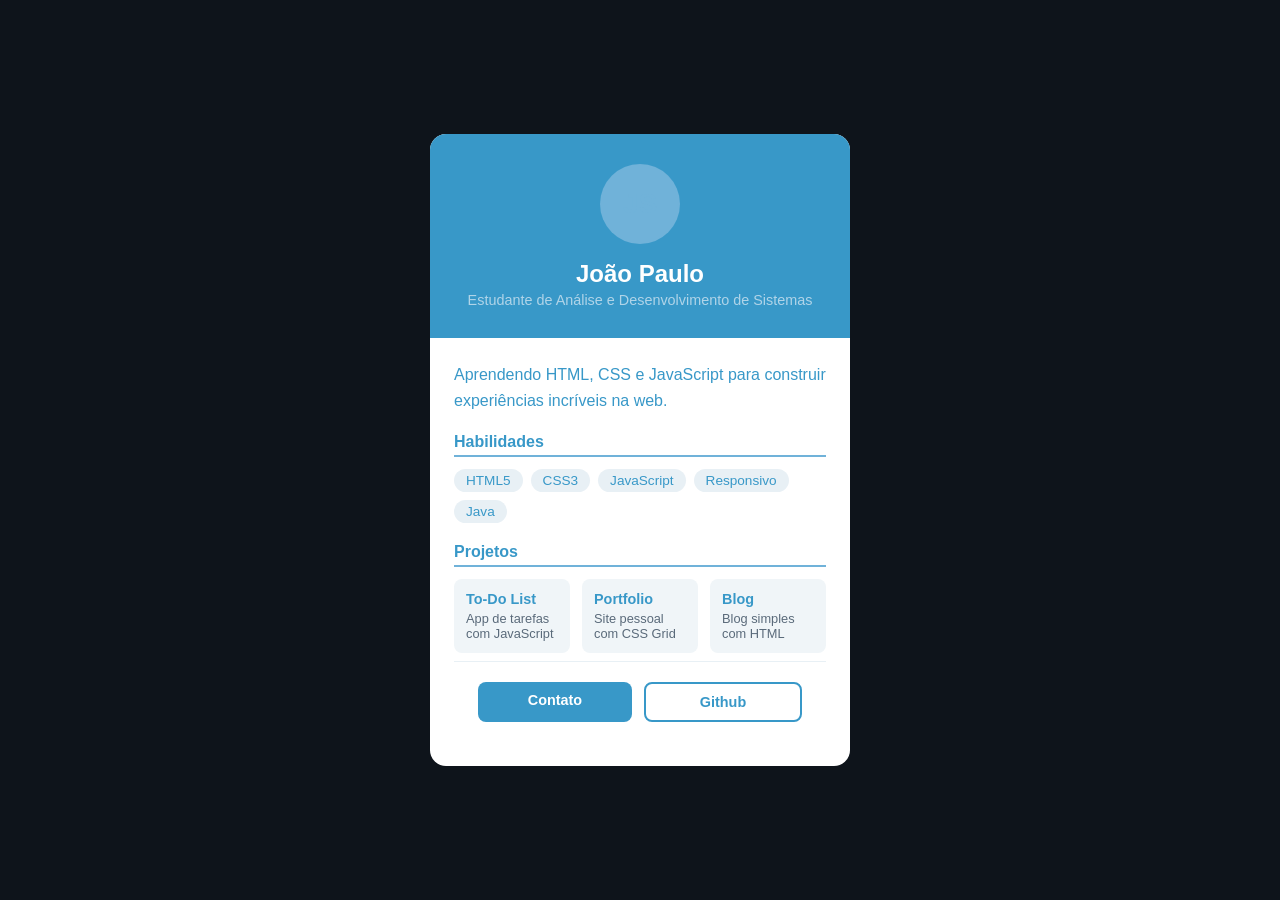
<file: CSS/index.html>
<!DOCTYPE html>
<html lang="pt-BR">
<head>
  <meta charset="UTF-8">
  <meta name="viewport" content="width=device-width, initial-scale=1.0">
  <title>Portfolio Card</title>
  <link rel="stylesheet" href="style.css">
</head>
<body>
   
  <div class="dark-theme">
    <div class="container">
      <div class="card">
        <div class="card-header">
          <div class="avatar">JS</div>
          <h1 class="nome">João Paulo</h1>
          <p class="titulo">Estudante de Análise e Desenvolvimento de Sistemas</p>
        </div>

        <div class="card-body">
          <p class="descricao">
            Aprendendo HTML, CSS e JavaScript para
            construir experiências incríveis na web.
          </p>

          <h2 class="secao-titulo">Habilidades</h2>
          <ul class="habilidades">
            <li class="tag">HTML5</li>
            <li class="tag">CSS3</li>
            <li class="tag">JavaScript</li>
            <li class="tag">Responsivo</li>
            <li class="tag">Java</li>
          </ul>

          <h2 class="secao-titulo">Projetos</h2>
          <div class="projetos">
            <div class="projeto">
              <h3>To-Do List</h3>
              <p>App de tarefas com JavaScript</p>
            </div>
            <div class="projeto">
              <h3>Portfolio</h3>
              <p>Site pessoal com CSS Grid</p>
            </div>
            <div class="projeto">
              <h3>Blog</h3>
              <p>Blog simples com HTML</p>
            </div>
          </div>
        

        <div class="card-footer">
          <a href="#" class="btn">Contato</a>
          <a href="#" class="btn-outline">Github</a>
          
          </div>
</file>
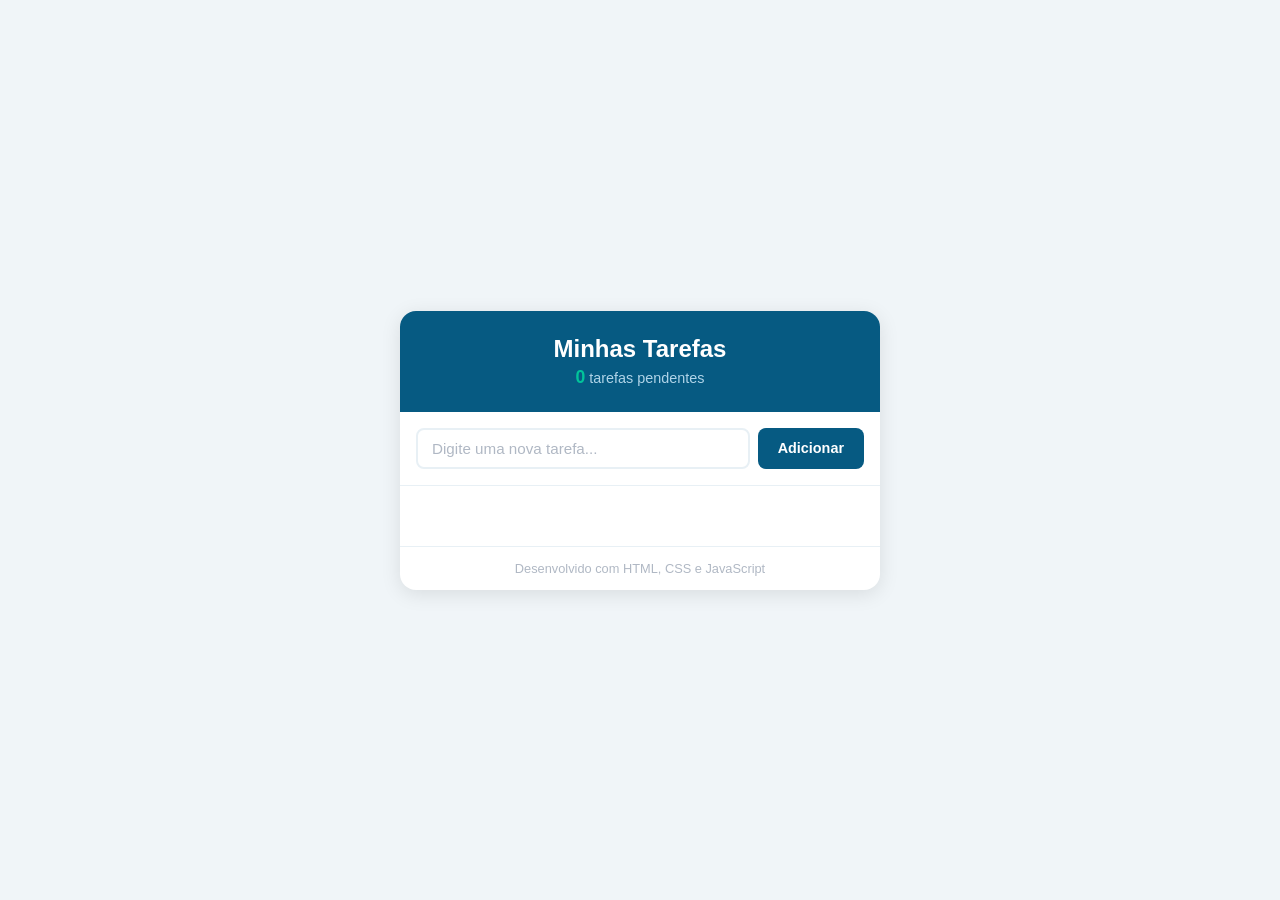
<file: JS/index.html>
<!DOCTYPE html>
<html lang="pt-BR">
<head>
  <meta charset="UTF-8">
  <meta name="viewport"
        content="width=device-width, initial-scale=1.0">
  <title>ToDo List</title>
  <link rel="stylesheet" href="style.css">
</head>
<body>

  <div class="container">
    <div class="app">

      <header class="app-header">
        <h1>Minhas Tarefas</h1>
        <p class="subtitulo">
          <span id="contador">0</span> tarefas pendentes
        </p>
      </header>

      <form id="todo-form" class="form-adicionar">
        <input
          type="text"
          id="todo-input"
          placeholder="Digite uma nova tarefa..."
          autocomplete="off"
        >
        <button type="submit" class="btn-adicionar">Adicionar</button>
      </form>

      <ul id="todo-list" class="todo-list">
        <!-- As tarefas serao adicionadas aqui pelo JavaScript -->
      </ul>

      <footer class="app-footer">
        <p>Desenvolvido com HTML, CSS e JavaScript</p>
      </footer>

    </div>
  </div>

  <script src="app.js"></script>
</body>
</html>
</file>
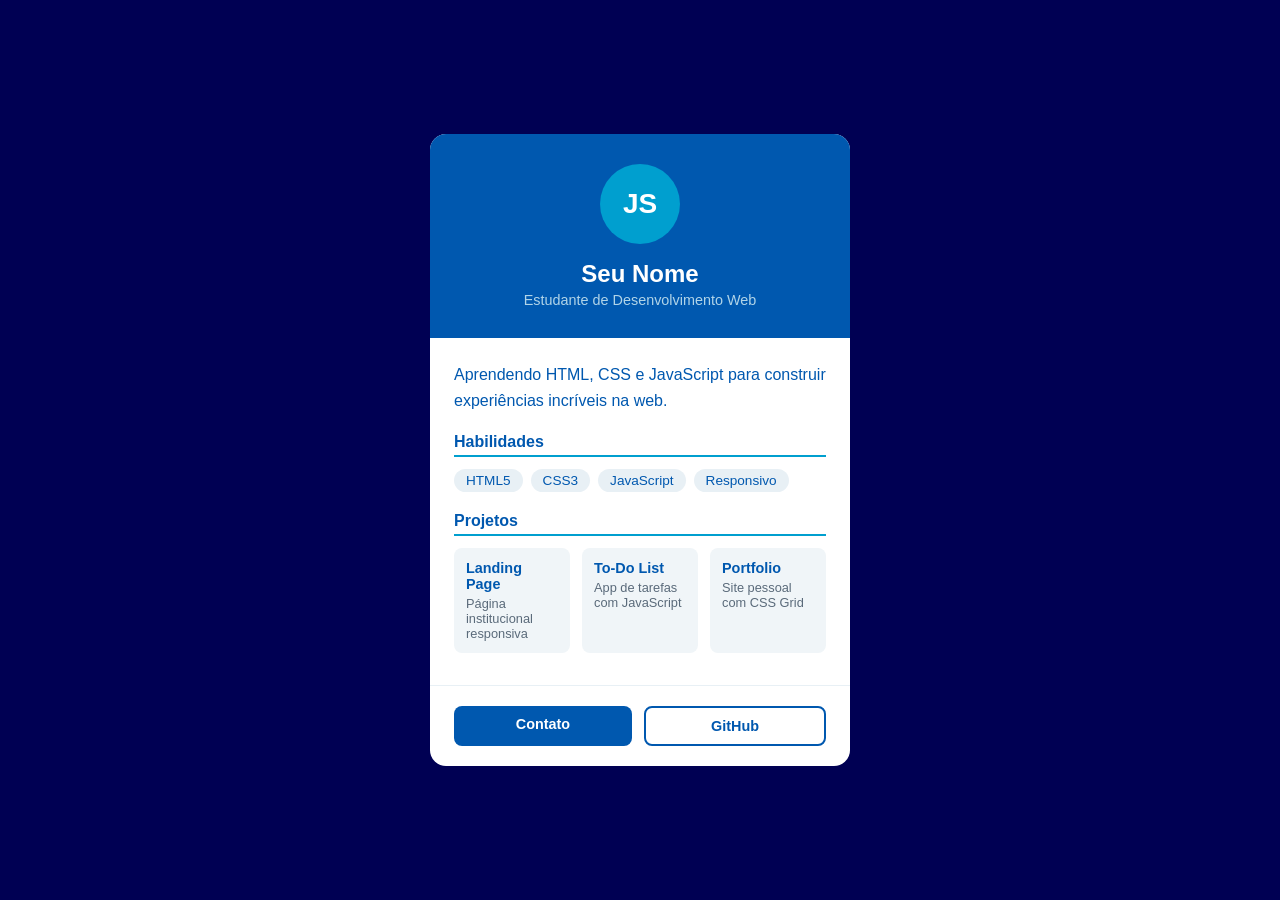
<file: Nova pasta/index.html>
<!DOCTYPE html>
<html lang="pt-BR">
<head>
  <meta charset="UTF-8">
  <meta name="viewport"
        content="width=device-width, initial-scale=1.0">
  <title>Portfolio Card</title>
  <link rel="stylesheet" href="style.css">
</head>
<body>
   
  <div class="dark-theme">
  <div class="container">
    <div class="card">

      <div class="card-header">
        <div class="avatar">JS</div>
        <h1 class="nome">Seu Nome</h1>
        <p class="titulo">Estudante de Desenvolvimento Web</p>
      </div>

      <div class="card-body">
        <p class="descricao">
          Aprendendo HTML, CSS e JavaScript para
          construir experiências incríveis na web.
        </p>

        <h2 class="secao-titulo">Habilidades</h2>
        <ul class="habilidades">
          <li class="tag">HTML5</li>
          <li class="tag">CSS3</li>
          <li class="tag">JavaScript</li>
          <li class="tag">Responsivo</li>
        </ul>

        <h2 class="secao-titulo">Projetos</h2>
        <div class="projetos">
          <div class="projeto">
            <h3>Landing Page</h3>
            <p>Página institucional responsiva</p>
          </div>
          <div class="projeto">
            <h3>To-Do List</h3>
            <p>App de tarefas com JavaScript</p>
          </div>
          <div class="projeto">
            <h3>Portfolio</h3>
            <p>Site pessoal com CSS Grid</p>
          </div>
        </div>
      </div>

      <div class="card-footer">
        <a href="#" class="btn">Contato</a>
        <a href="#" class="btn btn-outline">GitHub</a>
      </div>

    </div>
  </div>
  </div>
   

</body>
</html>
</file>
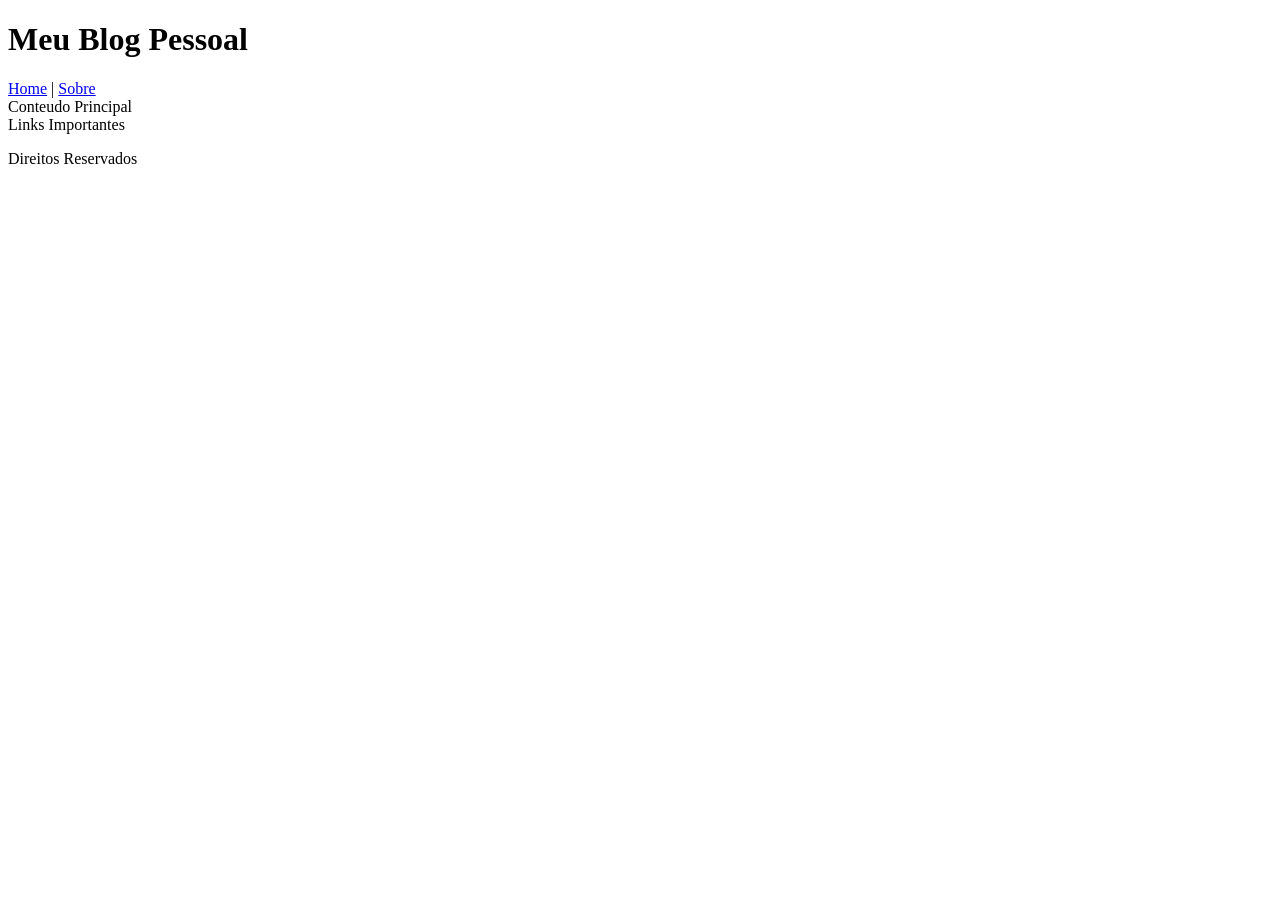
<file: AtividadePratica/Ex01.html>
<!DOCTYPE html>
<html lang="en">
<head>
    <meta charset="UTF-8">
    <meta name="viewport" content="width=device-width, initial-scale=1.0">
    <title>Meu blog pessoal</title>
</head>
<body>
    <header>
        <h1>Meu Blog Pessoal</h1>
    </header>
    <nav><a href="#">Home</a> | <a href="#">Sobre</a></nav>
    <main>
        <article>Conteudo Principal</article>
        <aside>Links Importantes</aside>
    
    </main>
    <footer>
        <p>Direitos Reservados</p>
    </footer>
    
</body>
</html>
</file>
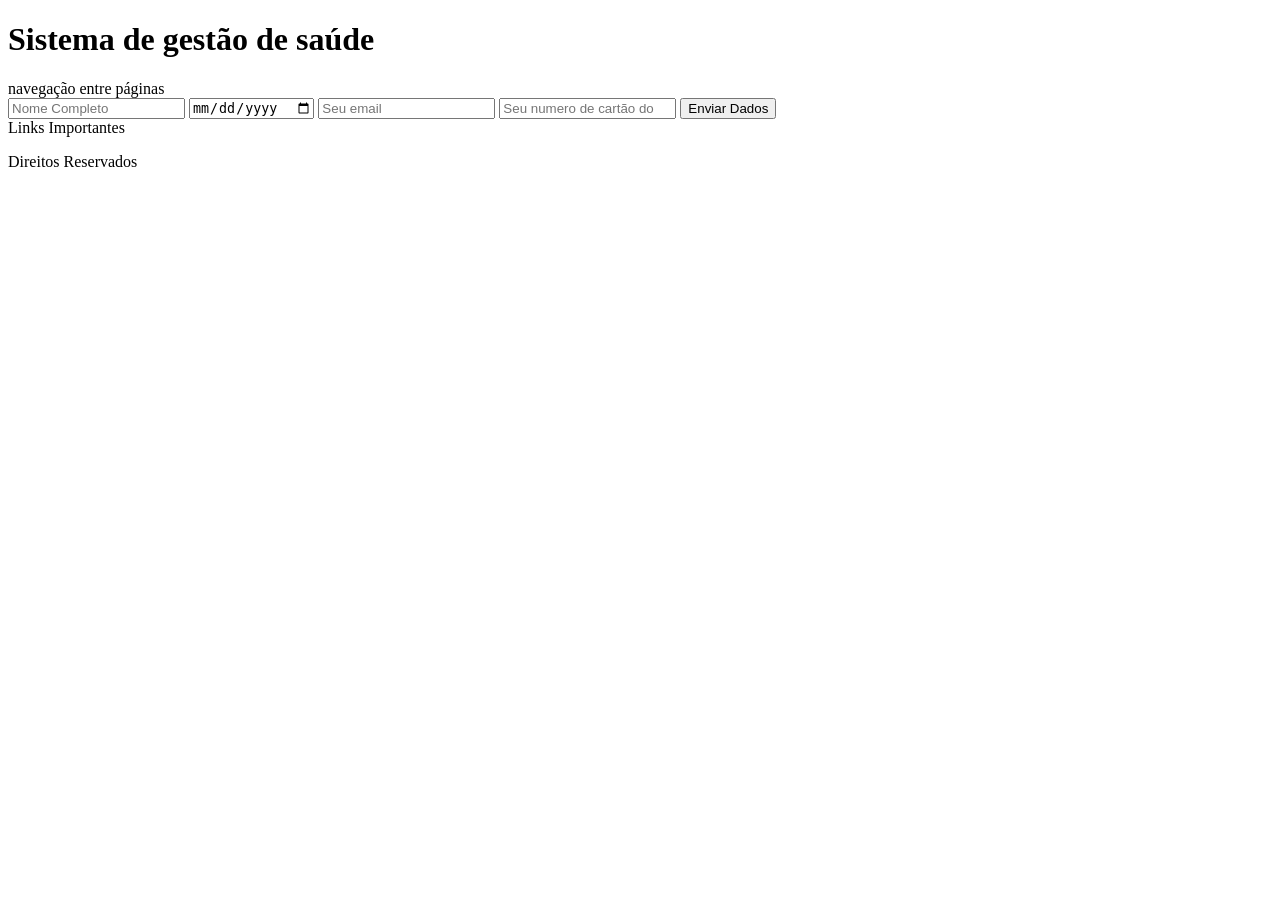
<file: AtividadePratica/Ex02.html>
<!DOCTYPE html>
<html lang="en">
<head>
    <meta charset="UTF-8">
    <meta name="viewport" content="width=device-width, initial-scale=1.0">
    <title>Sistema de gestão de saúde</title>
</head>
<body>
    <header>
        <h1>Sistema de gestão de saúde</h1>
    </header>
    <nav>navegação entre páginas</nav>
    <main>
        <article> <form action="/enviar" method="POST">
            <input type="text" name="nome" placeholder="Nome Completo" required>
            <input type="date" name="data de nascimento" placeholder="Sua data de nascimento" >
            <input type="email" name="email" placeholder="Seu email">
            <input type="number" name="numero do cartao SUS" placeholder="Seu numero de cartão do SUS"required>
            <button type="submit">Enviar Dados</button>

        </form></article>
        <aside>Links Importantes</aside>
    
    </main>
    <footer>
        <p>Direitos Reservados</p>
    </footer>
    
</body>
</html>
</file>
<file: CSS/style.css>
* {
    margin: 0px;
    padding: 0px;
    box-sizing: border-box;
}
:root {
    --primary-color: #065A82;
    --accent-color: #B0D4E8;
    --background-color: #F0F5F8;
    --text-color: #1A1A2E
    
}
.dark-theme {
  --primary-color: #3898C8;
  --accent-color: #70B2D9;
  --background-color: #0E141B;
  --text-color: #E3EDF5;

  background-color: var(--background-color);
  color: var(--text-color);
  min-height: 100vh;
}
body {
    font-family: 'Segoe UI', Tahoma, sans-serif;
    background-color: var(--background-color);
    color: var(--text-color);
}
html {
    font-size: 16px;

}
.container {
    display: flex;
    justify-content: center;
    align-items: center;
    min-height: 100vh;
    padding: 20px;
}
.card {
    background-color: white;
    border-radius: 16px;
    max-width: 420px;
    width: 100%;
    box-shadow: 0 4px 20px rgba(0,0,0,0,1);
    overflow: hidden;

}
.card-header{
    background-color: var(--primary-color);
    padding: 30px;
    text-align: center;
}
@keyframes pulse {
        0% {
            transform: scale(1);
        }
        50% {
            transform: scale(1.1);
        }
        100% {
            transform: scale(1);
        }
    }
.avatar {
    width: 80px;
    height: 80px;
    border-radius: 50%;
    background-color: var(--accent-color);
    color: var(--accent-color);  
    font-size: 28px;
    font-weight: bold;
    justify-content: center;
    align-items: center;
    display: flex;
    margin: 0 auto 16px;
    animation: pulse 2s infinite;
}
.nome{
    color: white;
    font-size: 24px;
    margin-bottom: 4px;
}
.titulo {
    color: #B0D4E8;
    font-size: 14.4px;
}
.card-body {
    padding: 24px;
}
.descricao {
    color: var(--primary-color);
    line-height: 1.6;
    margin-bottom: 20px;
}
.secao-titulo{
    font-size: 16px;
    color: var(--primary-color);
    margin-bottom: 12px;
    border-bottom: 2px solid var(--accent-color);
    padding-bottom: 4px;
}
.habilidades {
    list-style: none;
    display: flex;
    flex-wrap: wrap;
    gap: 8px;
    margin-bottom: 20px;
}
.tag {
    background-color: #E8F0F5;
    color: var(--primary-color);
    padding: 4px 12px;
    border-radius: 20px;
    font-size: 13.6px;
    transition: all 0.2s;
}
.card-footer {
    padding: 20px 24px;
    border-top: 1px solid #E8F0F5;
    display: flex;
    gap: 12px;

}
.btn {
    flex: 1;
    padding: 10px;
    text-align: center;
    text-decoration: none;
    border-radius: 8px;
    font-weight: bold;
    font-size: 14.4px;
    background-color: var(--primary-color);
    color: white;
    transition: all 0.2s;
}
.btn-outline {
    flex: 1;
    padding: 10px;
    text-align: center;
    text-decoration: none;
    border-radius: 8px;
    font-weight: bold;
    font-size: 14.4px;
    transition: all 0.2s;
    background-color: transparent;
    border: 2px solid var(--primary-color);
    color: var(--primary-color);
}
.projetos{
    display: grid;
    grid-template-columns: 1fr 1fr 1fr;
    gap: 12px;
    margin-bottom: 8px;

}
.projeto{
    background-color: #F0F5F8;
    padding: 12px;
    border-radius: 8px;
    transition: transform 0.2s, box-shadow 0.2s;
}
.projeto h3{
    font-size: 14.4px;
    color: var(--primary-color);
    margin-bottom: 4px;
}
.projeto p {
    font-size: 12.8px;
    color: #5A6A7A
}
.projeto:hover {
    transform: translateY(-2px);
    box-shadow: 0 4px 12px rgba(0,0,0,0.1);
}
.btn:hover {
    opacity: 0.9;
    transform: translateY(-1px);
   
}
.btn-outline:hover {
    opacity: 0.9;
    transform: translateY(-1px);
     
}
.tag:hover {
    background-color: var(--primary-color);
    color: var(--text-color);
    cursor: pointer;
}
@media (max-width: 480px) {
    .projeto {
        grid-template-columns: 1fr;
    }
    .card-footer {
        flex-direction: column;
    }
    .avatar {
        width: 60px;
        height: 60px;
        font-size: 22px;
    }
    .nome {
        font-size: 19.2px;
    }
}
teste {
    color: red;
}
</file>
<file: JS/style.css>
/* === RESET === */
* {
  margin: 0;
  padding: 0;
  box-sizing: border-box;
}
html {
  font-size: 16px;
}
body {
  font-family: 'Segoe UI', Tahoma, sans-serif;
  background-color: #F0F5F8;
  color: #1A1A2E;
}
/* === CONTAINER === */
.container {
  display: flex;
  justify-content: center;
  align-items: center;
  min-height: 100vh;
  padding: 20px;
}
.app {
  background-color: #FFFFFF;
  border-radius: 16px;
  max-width: 480px;
  width: 100%;
  box-shadow: 0 4px 20px rgba(0, 0, 0, 0.1);
  overflow: hidden;
}
/* === HEADER === */
.app-header {
  background-color: #065A82;
  padding: 24px;
  text-align: center;
}
.app-header h1 {
  color: #FFFFFF;
  font-size: 1.5rem;
  margin-bottom: 4px;
}
.subtitulo {
  color: #B0D4E8;
  font-size: 0.9rem;
}
#contador {
  color: #02C39A;
  font-weight: bold;
  font-size: 1.1rem;
}
/* === FORMULARIO === */
.form-adicionar {
  display: flex;
  padding: 16px;
  gap: 8px;
  border-bottom: 1px solid #E8F0F5;
}
#todo-input {
  flex: 1;
  padding: 10px 14px;
  border: 2px solid #E8F0F5;
  border-radius: 8px;
  font-size: 0.95rem;
  color: #1A1A2E;
  outline: none;
  transition: border-color 0.2s;
}
#todo-input:focus {
  border-color: #065A82;
}
#todo-input::placeholder {
  color: #B0B8C4;
}
.btn-adicionar {
  padding: 10px 20px;
  background-color: #065A82;
  color: #FFFFFF;
  border: none;
  border-radius: 8px;
  font-size: 0.9rem;
  font-weight: bold;
  cursor: pointer;
  transition: background-color 0.2s, transform 0.1s;
}
.btn-adicionar:hover {
  background-color: #054A6E;
}
.btn-adicionar:active {
  transform: scale(0.97);
}
/* === LISTA DE TAREFAS === */
.todo-list {
  list-style: none;
  padding: 8px 16px;
  min-height: 60px;
}
/* === ITEM DA TAREFA === */
.todo-item {
  display: flex;
  align-items: center;
  justify-content: space-between;
  padding: 12px 14px;
  margin: 6px 0;
  background-color: #F0F5F8;
  border-radius: 8px;
  font-size: 0.95rem;
  cursor: pointer;
  transition: background-color 0.2s, opacity 0.3s;
  user-select: none;
}
.todo-item:hover {
  background-color: #E4ECF1;
}
/* === TAREFA CONCLUIDA === */
.todo-item.done {
  text-decoration: line-through;
  opacity: 0.5;
  background-color: #E8F0F5;
}
/* === BOTAO REMOVER === */
.btn-remover {
  background: none;
  border: none;
  color: #D64045;
  font-size: 1.3rem;
  font-weight: bold;
  cursor: pointer;
  padding: 0 4px;
  line-height: 1;
  border-radius: 4px;
  transition: background-color 0.2s, color 0.2s;
  flex-shrink: 0;
}
.btn-remover:hover {
  background-color: #D64045;
  color: #FFFFFF;
}
/* === FOOTER === */
.app-footer {
  text-align: center;
  padding: 14px;
  border-top: 1px solid #E8F0F5;
}
.app-footer p {
  font-size: 0.8rem;
  color: #B0B8C4;
}
/* === RESPONSIVIDADE === */
@media (max-width: 480px) {
  .form-adicionar {
    flex-direction: column;
  }

  .btn-adicionar {
    width: 100%;
  }
}
</file>
<file: Nova pasta/style.css>
* {
    margin: 0px;
    padding: 0px;
    box-sizing: border-box;
}
:root {
    --primary-color: #0058af;
    --accent-color: #009fcf;
    --background-color: rgb(0, 0, 83);
    --text-color: #f3f1f1;
    
}
 
body {
    font-family: 'Segoe UI', Tahoma, sans-serif;
    background-color: var(--background-color);
    color: var(--text-color);
}
html {
    font-size: 16px;

}
.container {
    display: flex;
    justify-content: center;
    align-items: center;
    min-height: 100vh;
    padding: 20px;
}
.card {
    background-color: white;
    border-radius: 16px;
    max-width: 420px;
    width: 100%;
    box-shadow: 0 4px 20px rgba(0,0,0,0,1);
    overflow: hidden;

}
.card-header{
    background-color: var(--primary-color);
    padding: 30px;
    text-align: center;
}
.avatar {
    width: 80px;
    height: 80px;
    border-radius: 50%;
    background-color: var(--accent-color);
    color: white;  
    font-size: 28px;
    font-weight: bold;
    justify-content: center;
    align-items: center;
    display: flex;
    margin: 0 auto 16px;

    @keyframes pulse {
        0% {
            transform: scale(1);
        }
        50% {
            transform: scale(1.1);
        }
        100% {
            transform: scale(1);
        }
        animation: pulse 2s infinite;
    }
     

    
}
.nome{
    color: white;
    font-size: 24px;
    margin-bottom: 4px;
}
.titulo {
    color: #B0D4E8;
    font-size: 14.4px;
}
.card-body {
    padding: 24px;
}
.descricao {
    color: var(--primary-color);
    line-height: 1.6;
    margin-bottom: 20px;
}
.secao-titulo{
    font-size: 16px;
    color: var(--primary-color);
    margin-bottom: 12px;
    border-bottom: 2px solid var(--accent-color);
    padding-bottom: 4px;
}
.habilidades {
    list-style: none;
    display: flex;
    flex-wrap: wrap;
    gap: 8px;
    margin-bottom: 20px;
}
.tag {
    background-color: #E8F0F5;
    color: var(--primary-color);
    padding: 4px 12px;
    border-radius: 20px;
    font-size: 13.6px;
    transition: all 0.2s;
}
.card-footer {
    padding: 20px 24px;
    border-top: 1px solid #E8F0F5;
    display: flex;
    gap: 12px;

}
.btn {
    flex: 1;
    padding: 10px;
    text-align: center;
    text-decoration: none;
    border-radius: 8px;
    font-weight: bold;
    font-size: 14.4px;
    background-color: var(--primary-color);
    color: white;
    transition: all 0.2s;
}
.btn-outline {
    background-color: transparent;
    border: 2px solid var(--primary-color);
    color: var(--primary-color);
}
.projetos{
    display: grid;
    grid-template-columns: 1fr 1fr 1fr;
    gap: 12px;
    margin-bottom: 8px;

}
.projeto{
    background-color: #F0F5F8;
    padding: 12px;
    border-radius: 8px;
    transition: transform 0.2s, box-shadow 0.2s;
}
.projeto h3{
    font-size: 14.4px;
    color: var(--primary-color);
    margin-bottom: 4px;
}
.projeto p {
    font-size: 12.8px;
    color: #5A6A7A
}
.projeto:hover {
    transform: translateY(-2px);
    box-shadow: 0 4px 12px rgba(0,0,0,0.1);
}
.btn:hover {
    opacity: 0.9;
    transform: translateY(-1px);
   
}
.tag:hover {
    background-color: var(--primary-color);
    color: white;
    cursor: pointer;
}
@media (max-width: 480px) {
    .projeto {
        grid-template-columns: 1fr;
    }
    .card-footer {
        flex-direction: column;
    }
    .avatar {
        width: 60px;
        height: 60px;
        font-size: 22px;
    }
    .nome {
        font-size: 19.2px;
    }
}
</file>
